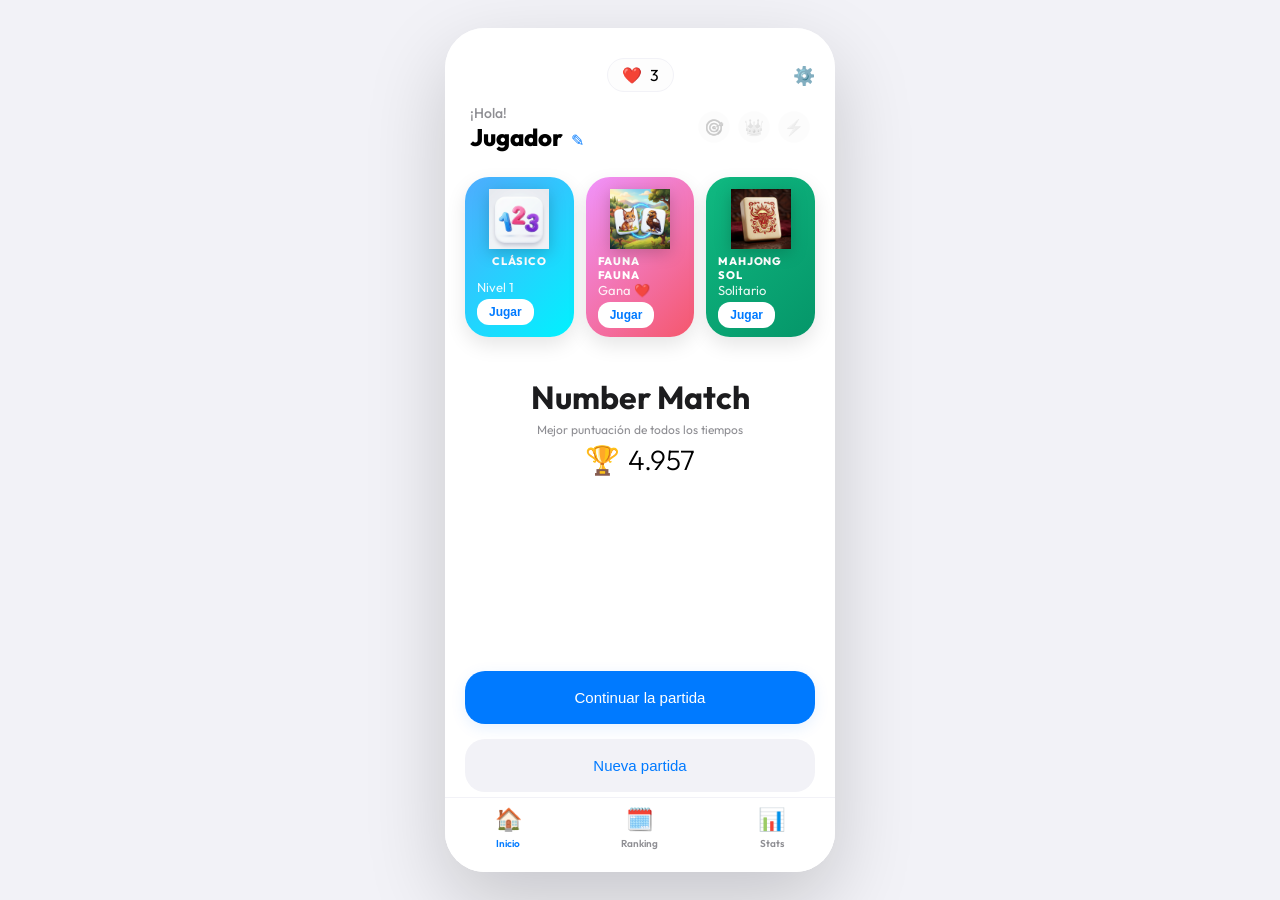
<file: index.html>
<!DOCTYPE html>
<html lang="es">

<head>
    <meta charset="UTF-8">
    <meta name="viewport" content="width=device-width, initial-scale=1.0, maximum-scale=1.0, user-scalable=no">
    <meta name="theme-color" content="#007aff">
    <meta name="apple-mobile-web-app-capable" content="yes">
    <meta name="apple-mobile-web-app-status-bar-style" content="black-translucent">
    <meta name="apple-mobile-web-app-title" content="Number Match">
    <title>Number Match - Premium</title>
    <link rel="manifest" href="manifest.json">
    <link rel="apple-touch-icon" href="icon-192.png">
    <link
        href="https://fonts.googleapis.com/css2?family=Outfit:wght@300;400;500;600;700;800;900&family=Cinzel:wght@400;700&family=Quicksand:wght@300;500;700&display=swap"
        rel="stylesheet">
    <link rel="stylesheet" href="style.css?v=48">
</head>

<body>
    <div class="app-container">

        <!-- START SCREEN -->
        <div id="home-screen" class="screen active home-screen">
            <nav class="top-nav" style="margin-bottom: 10px;">
                <div style="flex: 1;"></div>
                <div class="coin-pill">
                    <span class="coin-star">❤️</span>
                    <span id="home-coin-count">0</span>
                </div>
                <div style="flex: 1; display: flex; justify-content: flex-end;">
                    <button id="settings-btn-home" class="nav-btn-icon"><span class="gear-icon">⚙️</span></button>
                </div>
            </nav>

            <div class="user-header">
                <div class="user-info">
                    <span class="user-welcome">¡Hola!</span>
                    <div class="user-name-row">
                        <span id="display-name" class="user-name">Jugador</span>
                        <button id="edit-name-btn" class="edit-btn">✎</button>
                    </div>
                </div>
                <div id="achievements-mini" class="achievements-mini">
                    <!-- Logros se cargarán aquí -->
                </div>
            </div>

            <div class="cards-container">
                <!-- Replacement for Red Circles -->
                <!-- Card 1: Classic -->
                <div class="card card-blue">
                    <div class="card-content-main">
                        <img src="card_classic.png" class="card-img" alt="Números">
                        <p class="card-title">Clásico</p>
                    </div>
                    <div>
                        <p class="card-val">Nivel 1</p>
                        <button id="card-play-1" class="card-btn">Jugar</button>
                    </div>
                </div>
                <!-- Card 2: Onet -->
                <div class="card card-orange">
                    <div class="card-content-main">
                        <img src="card_onet.png" class="card-img" alt="Onet">
                        <p class="card-title">Fauna Fauna</p>
                    </div>
                    <div>
                        <p class="card-val">Gana ❤️</p>
                        <button id="card-play-2" class="card-btn">Jugar</button>
                    </div>
                </div>
                <!-- Card 3: Mahjong -->
                <div class="card" style="background: linear-gradient(135deg, #10b981 0%, #059669 100%); color: white;">
                    <div class="card-content-main">
                        <img src="card_mahjong.png" class="card-img" alt="Mahjong">
                        <p class="card-title">Mahjong Sol</p>
                    </div>
                    <div>
                        <p class="card-val">Solitario</p>
                        <button id="card-play-3" class="card-btn">Jugar</button>
                    </div>
                </div>
            </div>

            <div class="main-title-container">
                <h1 class="main-title">Number Match</h1>
                <p class="all-time-label">Mejor puntuación de todos los tiempos</p>
                <div class="main-hs">🏆 <span id="home-high-score">4.957</span></div>
            </div>

            <div class="home-buttons">
                <button id="btn-continue" class="btn-primary">Continuar la partida</button>
                <button id="btn-new-game" class="btn-secondary">Nueva partida</button>
            </div>

            <div class="bottom-nav">
                <a href="#" id="nav-home" class="tab-item active">
                    <span class="tab-icon">🏠</span>
                    <span class="tab-label">Inicio</span>
                </a>
                <a href="#" id="nav-ranking" class="tab-item">
                    <span class="tab-icon">🗓️</span>
                    <span class="tab-label">Ranking</span>
                </a>
                <a href="#" id="nav-stats" class="tab-item">
                    <span class="tab-icon">📊</span>
                    <span class="tab-label">Stats</span>
                </a>
            </div>
        </div>

        <!-- GAME SCREEN -->
        <div id="game-screen" class="screen">
            <nav class="top-nav">
                <button id="back-to-home" class="nav-btn-icon back-btn">
                    <span class="chevron-left"></span>
                </button>
                <div class="coin-pill">
                    <span class="coin-star">❤️</span>
                    <span id="game-coin-count">0</span>
                </div>
                <button id="settings-btn-game" class="nav-btn-icon settings-btn">
                    <span class="gear-icon">⚙️</span>
                </button>
            </nav>

            <div class="score-display">
                <span id="score">0</span>
            </div>

            <div class="meta-stats-row">
                <div class="stat-group fase-group">
                    <label>Fase</label>
                    <span id="fase" class="fase-val">1</span>
                </div>
                <div class="stat-group eliminated-group">
                    <label>Números eliminados</label>
                    <div class="eliminated-numbers">
                        <span>1</span><span>2</span><span>3</span><span>4</span><span>5</span><span>6</span><span>7</span><span>8</span><span>9</span>
                    </div>
                </div>
                <div class="stat-group today-group">
                    <label>Hoy</label>
                    <div class="high-score-today">
                        <span class="trophy-icon">🏆</span>
                        <span id="high-score" class="hs-val">0</span>
                    </div>
                </div>
            </div>

            <main class="grid-section" style="position: relative;">
                <div id="game-board" class="number-grid"></div>
                <div id="hint-overlay"></div>
            </main>

            <footer class="bottom-actions">
                <div class="action-wrapper">
                    <button id="add-btn" class="action-btn"><span class="plus-sign">+</span></button>
                    <div class="action-badge" id="add-count">5</div>
                </div>
                <div class="action-wrapper">
                    <button id="hint-btn" class="action-btn"><span class="hint-lamp">💡</span></button>
                    <div class="action-badge" id="hint-count">5</div>
                </div>
            </footer>
        </div>

        <!-- RANKING SCREEN -->
        <div id="ranking-screen" class="screen ranking-screen" style="padding: 16px 16px 0;">
            <nav class="top-nav" style="margin-bottom: 8px;">
                <button id="back-to-home-ranking" class="nav-btn-icon">
                    <span class="chevron-left"></span>
                </button>
                <h2 style="font-size: 18px; font-weight: 700;">Mejores Partidas</h2>
                <div style="width: 20px;"></div>
            </nav>

            <!-- PODIUM TOP 3 -->
            <div id="podium-section" class="podium-section">
                <!-- Injected by JS -->
            </div>

            <!-- COMPACT LIST (positions 4+) -->
            <div id="ranking-compact-list" class="ranking-compact-list">
                <!-- Injected by JS -->
            </div>
        </div>

        <!-- STATS SCREEN -->
        <div id="stats-screen" class="screen">
            <nav class="top-nav">
                <button id="back-to-home-stats" class="nav-btn-icon">
                    <span class="chevron-left"></span>
                </button>
                <h2 style="font-size: 18px; font-weight: 800;">Estadísticas</h2>
                <div style="width: 20px;"></div>
            </nav>
            <div id="stats-container" class="stats-container">
                <div class="stat-card">
                    <span class="stat-label">Partidas Ganadas</span>
                    <span id="stats-won" class="stat-value">0</span>
                </div>
                <div class="stat-card">
                    <span class="stat-label">Partidas Perdidas</span>
                    <span id="stats-lost" class="stat-value">0</span>
                </div>
                <div class="stat-card">
                    <span class="stat-label">Parejas Encontradas</span>
                    <span id="stats-matches" class="stat-value">0</span>
                </div>
                <div class="stat-card">
                    <span class="stat-label">Líneas Eliminadas</span>
                    <span id="stats-lines" class="stat-value">0</span>
                </div>
                <div class="stat-card">
                    <span class="stat-label">Pistas Usadas 💡</span>
                    <span id="stats-hints" class="stat-value">0</span>
                </div>
                <div class="stat-card">
                    <span class="stat-label">Números Añadidos ➕</span>
                    <span id="stats-adds" class="stat-value">0</span>
                </div>
                <div class="stat-card highlight">
                    <span class="stat-label">Fase Máxima Alcanzada</span>
                    <span id="stats-max-fase" class="stat-value">1</span>
                </div>
                <div class="stat-card highlight">
                    <span class="stat-label">Puntos Totales (Vida)</span>
                    <span id="stats-total-points" class="stat-value">0</span>
                </div>
                <!-- Gráfica eliminada -->
                <div class="stat-card">
                    <span class="stat-label">Tiempo Hoy 🕒</span>
                    <span id="stats-time-today" class="stat-value">0m</span>
                </div>
                <div class="stat-card">
                    <span class="stat-label">Tiempo Semana</span>
                    <span id="stats-time-week" class="stat-value">0m</span>
                </div>
                <div class="stat-card">
                    <span class="stat-label">Tiempo Total</span>
                    <span id="stats-time-total" class="stat-value">0m</span>
                </div>
                <div class="stat-card">
                    <span class="stat-label">Racha Días 🔥</span>
                    <span id="stats-streak" class="stat-value">0</span>
                </div>
                <div class="stat-card whole-row highlight">
                    <span class="stat-label">Récord en despejar tablero</span>
                    <span id="stats-best-time" class="stat-value">--:--</span>
                </div>
            </div>
        </div>

        <!-- OVERLAYS -->
        <div id="game-over-overlay" class="overlay">
            <h2>FIN DE PARTIDA</h2>
            <p>No quedan movimientos posibles.</p>
            <h3 id="final-score" style="font-size: 40px; margin-bottom: 20px;">0</h3>
            <button id="go-new-game" class="btn-primary" style="width: 100%;">Nueva Partida</button>
            <button id="go-home" class="btn-secondary" style="width: 100%; margin-top: 10px;">Volver al Inicio</button>
        </div>
        <div id="toast-container"></div>


        <div id="modal-confirm" class="modal-overlay">
            <div class="modal-content">
                <h3 class="modal-title" id="modal-title">¿Nueva Partida?</h3>
                <p class="modal-text" id="modal-text">¿Seguro que quieres abandonar la partida actual y empezar una
                    nueva?</p>
                <div class="modal-btns">
                    <button class="modal-btn confirm" id="modal-confirm-btn">Confirmar</button>
                    <button class="modal-btn cancel" id="modal-cancel-btn">Cancelar</button>
                </div>
            </div>
        </div>

        <!-- ONET MINIGAME SCREEN -->
        <div id="onet-screen" class="screen onet-screen">
            <div id="onet-start-overlay" class="onet-overlay active" style="flex-direction: column;">
                <div class="onet-modal animate-pop">
                    <h2>Onet Connect</h2>
                    <p>Selecciona tu reto:</p>
                    <div class="onet-difficulty-options">
                        <button class="diff-btn" data-time="90" data-lives="1">
                            <span class="diff-time">1:30</span>
                            <span class="diff-reward">❤️ x1</span>
                        </button>
                        <button class="diff-btn" data-time="60" data-lives="2">
                            <span class="diff-time">1:00</span>
                            <span class="diff-reward">❤️ x2</span>
                        </button>
                    </div>
                    <button id="onet-show-help" class="btn-secondary" style="margin-top: 15px; width: 100%;">¿Cómo
                        jugar?</button>
                    <button id="onet-quit-btn" class="btn-secondary" style="margin-top: 10px; width: 100%;">Volver al
                        Inicio</button>
                </div>
            </div>
            <div class="onet-header">
                <div class="timer-container">
                    <div id="onet-timer-bar" class="timer-bar"></div>
                </div>
                <div class="onet-stats">
                    <span id="onet-pairs-count">0/15</span>
                    <span>Parejas</span>
                </div>
                <button id="onet-help-btn" class="onet-help-trigger">❓</button>
            </div>
            <div class="onet-board-container">
                <div id="onet-board" class="onet-grid"></div>
                <canvas id="onet-canvas"></canvas>
            </div>
            <div class="onet-footer">
                <button id="onet-hint-btn" class="btn-primary">💡 Pista</button>
            </div>

            <div id="onet-result-overlay" class="onet-overlay">
                <div class="onet-modal">
                    <h2 id="onet-result-title">¡Victoria!</h2>
                    <p id="onet-result-text">Has ganado 1 Vida ❤️</p>
                    <button id="onet-close-btn" class="btn-primary">Volver al Inicio</button>
                </div>
            </div>
        </div>

        <!-- ONET INSTRUCTIONS MODAL -->
        <div id="onet-help-modal" class="overlay">
            <div class="onet-help-content animate-pop">
                <h3>Cómo Jugar Onet</h3>
                <p>1. Conecta parejas de figuras iguales.</p>
                <p>2. El camino no puede tener más de 2 giros de 90°.</p>
                <p>3. Despeja todo el tablero antes de que acabe el tiempo.</p>
                <p>4. ¡Gana una Vida extra ❤️ si lo logras!</p>
                <button id="onet-help-close" class="btn-primary" style="margin-top: 20px;">¡Entendido!</button>
            </div>
        </div>

        <!-- Mystic Mahjong Screen -->
        <div id="mahjong-screen" class="screen mahjong-screen bg-celestial">
            <header class="mj-mystic-header">
                <div class="header-back-area">
                    <button class="nav-btn-icon back-btn" id="mahjong-quit-btn">
                        <span class="chevron-left"></span>
                    </button>
                </div>
                <div class="header-stats-item">
                    <span class="stats-label text-teal">PUNTUACIÓN</span>
                    <span id="mj-score" class="stats-value text-amber title-font">0</span>
                </div>
                <div class="header-stats-item" style="text-align: center;">
                    <span class="stats-label text-teal">NIVEL</span>
                    <span class="stats-value title-font">1 - Éter</span>
                </div>
                <div class="header-stats-item" style="text-align: right;">
                    <span class="stats-label text-teal">TIEMPO</span>
                    <span id="mj-timer" class="stats-value title-font tabular-nums">00:00</span>
                </div>
            </header>

            <main class="mahjong-board-container" id="mahjong-container">
                <!-- Slot Bar for Match-2 -->
                <div id="mj-slot-bar-container">
                    <div id="mj-slot-bar">
                        <div class="mj-slot" data-index="0"></div>
                        <div class="mj-slot" data-index="1"></div>
                        <div class="mj-slot" data-index="2"></div>
                        <div class="mj-slot" data-index="3"></div>
                    </div>
                </div>
                <!-- Rendered via JS -->
            </main>

            <footer class="mj-mystic-footer">
                <div class="controls-wrapper">
                    <button class="control-btn circular hint"
                        onclick="if(window.GAME && window.GAME.mahjongController) window.GAME.mahjongController.hint()">
                        <span class="btn-badge" id="mj-hint-count">5</span>
                        <div class="btn-icon-circle">
                            <svg class="svg-teal" fill="none" stroke="currentColor" viewBox="0 0 24 24"
                                xmlns="http://www.w3.org/2000/svg">
                                <path
                                    d="M9.663 17h4.674a1 1 0 00.922-.617l2.108-4.742A4 4 0 105.196 9.5l2.357 4.636a1 1 0 00.91.864z"
                                    stroke-linecap="round" stroke-linejoin="round" stroke-width="2"></path>
                            </svg>
                        </div>
                        <span class="btn-label">Pistas</span>
                    </button>
                    <button class="control-btn circular shuffle main-action"
                        onclick="if(window.GAME && window.GAME.mahjongController) window.GAME.mahjongController.shuffle()">
                        <span class="btn-badge" id="mj-shuffle-count">3</span>
                        <div class="btn-icon-circle">
                            <svg class="svg-amber" fill="none" stroke="currentColor" viewBox="0 0 24 24"
                                xmlns="http://www.w3.org/2000/svg">
                                <path
                                    d="M4 4v5h.582m15.356 2A8.001 8.001 0 004.582 9m0 0H9m11 11v-5h-.581m0 0a8.003 8.003 0 01-15.357-2m15.357 2H15"
                                    stroke-linecap="round" stroke-linejoin="round" stroke-width="2"></path>
                            </svg>
                        </div>
                        <span class="btn-label">MEZCLAR</span>
                    </button>
                    <button class="control-btn circular undo"
                        onclick="if(window.GAME && window.GAME.mahjongController) window.GAME.mahjongController.undo()">
                        <div class="btn-icon-circle">
                            <svg class="svg-teal" fill="none" stroke="currentColor" viewBox="0 0 24 24"
                                xmlns="http://www.w3.org/2000/svg">
                                <path d="M3 10h10a8 8 0 018 8v2M3 10l6 6m-6-6l6-6" stroke-linecap="round"
                                    stroke-linejoin="round" stroke-width="2"></path>
                            </svg>
                        </div>
                        <span class="btn-label">Deshacer</span>
                    </button>
                </div>
            </footer>
        </div>
    </div>

    <script src="mahjong.js?v=75"></script>
    <script src="onet.js?v=61"></script>
    <script src="game.js?v=61"></script>
    <script>
        // Register Service Worker for PWA
        if ('serviceWorker' in navigator) {
            navigator.serviceWorker.register('./service-worker.js')
                .then((reg) => {
                    console.log('✅ Service Worker registrado:', reg.scope);
                })
                .catch((err) => {
                    console.error('❌ Error al registrar Service Worker:', err);
                });
        }
    </script>
</body>

</html>
</file>
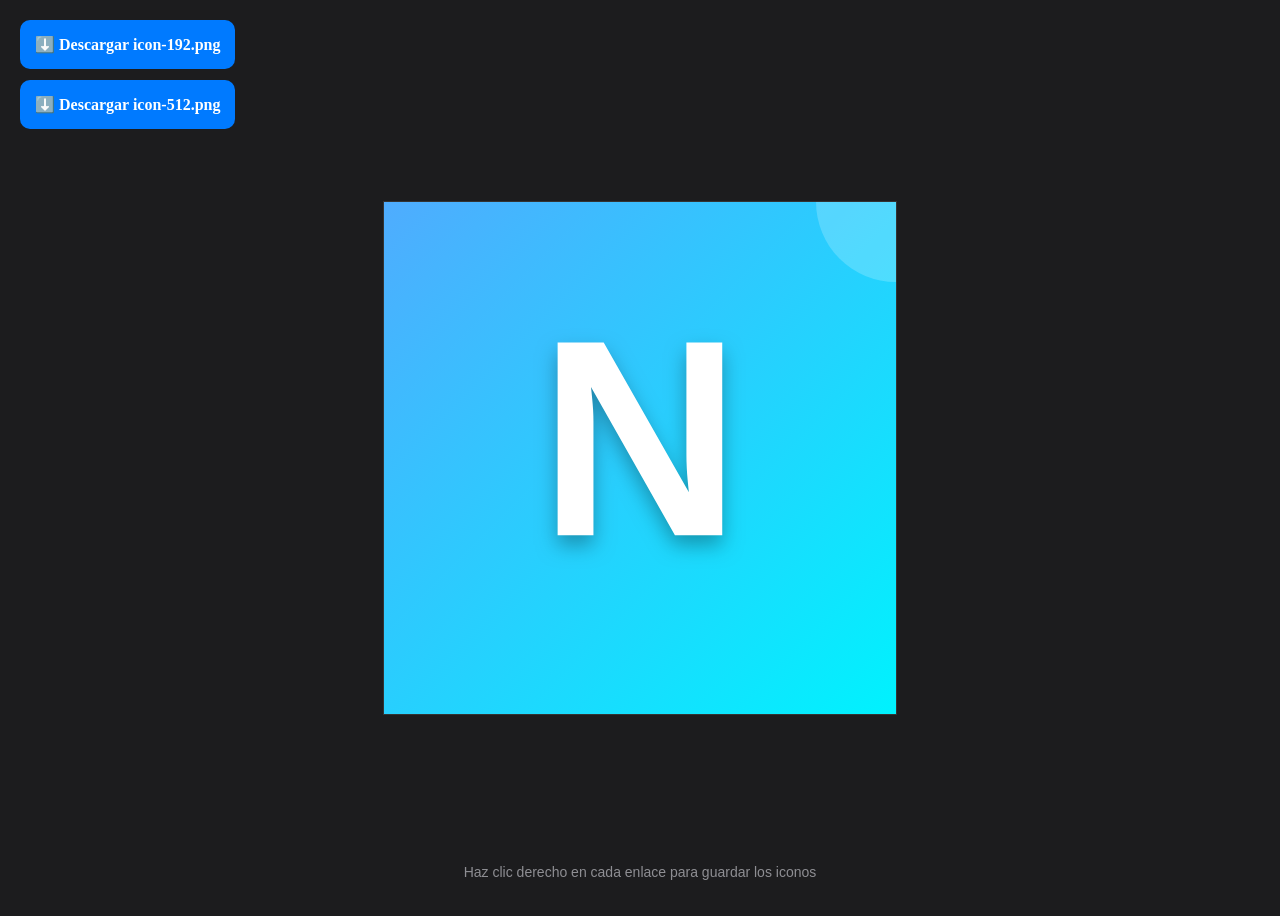
<file: generate-icons.html>
<!DOCTYPE html>
<html>
<head>
    <title>Generador de Iconos</title>
    <style>
        body { display: flex; justify-content: center; align-items: center; height: 100vh; background: #1c1c1e; font-family: Inter, sans-serif; }
        canvas { border: 1px solid #333; }
        .info { position: fixed; bottom: 20px; color: #8e8e93; font-size: 14px; }
    </style>
</head>
<body>
    <canvas id="canvas" width="512" height="512"></canvas>
    <div class="info">Haz clic derecho en cada enlace para guardar los iconos</div>
    <script>
        const canvas = document.getElementById('canvas');
        const ctx = canvas.getContext('2d');
        
        // Fondo gradiente
        const gradient = ctx.createLinearGradient(0, 0, 512, 512);
        gradient.addColorStop(0, '#4facfe');
        gradient.addColorStop(1, '#00f2fe');
        ctx.fillStyle = gradient;
        ctx.fillRect(0, 0, 512, 512);
        
        // Borde redondeado (simulado)
        ctx.fillStyle = 'rgba(255,255,255,0.2)';
        ctx.beginPath();
        ctx.arc(512, 0, 80, 0, Math.PI * 2);
        ctx.fill();
        
        // Texto "N"
        ctx.fillStyle = '#ffffff';
        ctx.font = 'bold 280px Inter, Arial';
        ctx.textAlign = 'center';
        ctx.textBaseline = 'middle';
        ctx.shadowColor = 'rgba(0,0,0,0.3)';
        ctx.shadowBlur = 20;
        ctx.shadowOffsetY = 10;
        ctx.fillText('N', 256, 256);
        
        // Generar links de descarga
        setTimeout(() => {
            const link192 = document.createElement('a');
            link192.href = canvas.toDataURL('image/png');
            link192.download = 'icon-192.png';
            link192.style.cssText = 'position:fixed;top:20px;left:20px;padding:15px;background:#007aff;color:white;text-decoration:none;border-radius:10px;font-family:Inter;font-weight:600;';
            link192.innerText = '⬇️ Descargar icon-192.png';
            document.body.appendChild(link192);
            
            const link512 = link192.cloneNode(true);
            link512.href = canvas.toDataURL('image/png');
            link512.download = 'icon-512.png';
            link512.innerText = '⬇️ Descargar icon-512.png';
            link512.style.top = '80px';
            document.body.appendChild(link512);
        }, 500);
    </script>
</body>
</html>
</file>
<file: style.css>
:root {
    --bg-app: #ffffff;
    --text-primary: #000000;
    --text-label: #8e8e93;
    --blue-primary: #007aff;
    --blue-bg-light: #f1f6ff;
    --border-grid: #e5e5ea;
    --grid-cell-size: 38px;
}

* {
    box-sizing: border-box;
    margin: 0;
    padding: 0;
}

body {
    background-color: #f2f2f7;
    font-family: 'Outfit', -apple-system, sans-serif;
    display: flex;
    justify-content: center;
    align-items: center;
    min-height: 100dvh;
    height: 100%;
    margin: 0;
    padding: 0;
}

.app-container {
    background: var(--bg-app);
    width: 100%;
    height: 100dvh;
    border-radius: 0;
    box-shadow: none;
    display: flex;
    flex-direction: column;
    position: relative;
    overflow: hidden;
}

/* En pantallas grandes (escritorio) mostrar como maqueta centrada */
@media (min-width: 500px) {
    body {
        background-color: #f2f2f7;
        align-items: center;
    }

    .app-container {
        width: 390px;
        height: 844px;
        max-height: 95dvh;
        border-radius: 40px;
        box-shadow: 0 30px 80px rgba(0, 0, 0, 0.18);
    }
}

/* Screen Management — posición absoluta para solapamiento perfecto */
.screen {
    position: absolute;
    inset: 0;
    width: 100%;
    height: 100%;
    display: none;
    flex-direction: column;
    padding: 20px;
    overflow: hidden;
    background: var(--bg-app);
}

.screen.active {
    display: flex;
}

#game-screen {
    padding: 15px 12px;
    /* Reducimos padding lateral para ganar ancho de rejilla */
}

/* Home Screen Styles */
.user-header {
    display: flex;
    justify-content: space-between;
    align-items: center;
    margin-bottom: 25px;
    padding: 0 5px;
}

.user-welcome {
    font-size: 14px;
    color: var(--text-label);
    font-weight: 500;
}

.user-name {
    font-size: 24px;
    font-weight: 800;
    color: var(--text-primary);
}

.edit-btn {
    background: none;
    border: none;
    color: var(--blue-primary);
    cursor: pointer;
    font-size: 16px;
    margin-left: 5px;
    pointer-events: auto;
}

.achievements-mini {
    display: flex;
    gap: 8px;
}

.achievement-icon {
    width: 32px;
    height: 32px;
    background: rgba(0, 0, 0, 0.04);
    border-radius: 50%;
    display: flex;
    justify-content: center;
    align-items: center;
    font-size: 16px;
    opacity: 0.3;
    filter: grayscale(1);
    transition: all 0.5s cubic-bezier(0.175, 0.885, 0.32, 1.275);
}

.achievement-icon.active {
    opacity: 1;
    filter: grayscale(0);
    background: white;
    box-shadow: 0 4px 10px rgba(0, 0, 0, 0.1);
    transform: scale(1.1);
}

.home-screen {
    padding: 30px 20px 20px;
}

.cards-container {
    display: flex;
    gap: 12px;
    margin-bottom: 40px;
}

.card {
    flex: 1;
    height: 160px;
    border-radius: 24px;
    padding: 12px;
    display: flex;
    flex-direction: column;
    justify-content: space-between;
    color: white;
    position: relative;
    overflow: hidden;
    box-shadow: 0 8px 20px rgba(0, 0, 0, 0.1);
}

.card-blue {
    background: linear-gradient(135deg, #4facfe 0%, #00f2fe 100%);
}

.card-orange {
    background: linear-gradient(135deg, #f093fb 0%, #f5576c 100%);
}

.card-content-main {
    display: flex;
    flex-direction: column;
    align-items: center;
    gap: 5px;
}

.card-img {
    width: 60px;
    height: 60px;
    object-fit: contain;
    filter: drop-shadow(0 4px 8px rgba(0, 0, 0, 0.2));
}

.card-title {
    font-size: 11px;
    font-weight: 800;
    text-transform: uppercase;
    letter-spacing: 0.8px;
}

.card-val {
    font-size: 13px;
    font-weight: 400;
    opacity: 0.9;
    margin-bottom: 4px;
}

.card-btn {
    background: white;
    color: var(--blue-primary);
    border: none;
    padding: 6px 12px;
    border-radius: 12px;
    font-size: 12px;
    font-weight: 600;
    width: fit-content;
}

.main-title-container {
    text-align: center;
    margin-bottom: 30px;
}

.main-title {
    font-size: 32px;
    font-weight: 700;
    color: #1c1c1e;
    margin-bottom: 5px;
}

.all-time-label {
    font-size: 12px;
    color: var(--text-label);
    font-weight: 400;
}

.main-hs {
    font-size: 28px;
    font-weight: 300;
    display: flex;
    align-items: center;
    justify-content: center;
    gap: 8px;
    margin-top: 5px;
}

.home-buttons {
    display: flex;
    flex-direction: column;
    gap: 15px;
    margin-top: auto;
    margin-bottom: 60px;
}

.btn-primary {
    background: var(--blue-primary);
    color: white;
    border: none;
    padding: 18px;
    border-radius: 20px;
    font-size: 15px;
    font-weight: 500;
    cursor: pointer;
    box-shadow: 0 4px 15px rgba(0, 122, 255, 0.1);
    pointer-events: auto;
}

.btn-secondary {
    background: #f2f2f7;
    color: var(--blue-primary);
    border: none;
    padding: 18px;
    border-radius: 20px;
    font-size: 15px;
    font-weight: 500;
    cursor: pointer;
    pointer-events: auto;
}

/* Bottom Nav Bar */
.bottom-nav {
    position: absolute;
    bottom: 0;
    left: 0;
    width: 100%;
    height: 75px;
    background: white;
    border-top: 1px solid #f2f2f7;
    display: flex;
    justify-content: space-around;
    align-items: center;
    padding-bottom: 15px;
}

.tab-item {
    display: flex;
    flex-direction: column;
    align-items: center;
    gap: 4px;
    color: var(--text-label);
    cursor: pointer;
    text-decoration: none;
}

.tab-item.active {
    color: var(--blue-primary);
}

.tab-icon {
    font-size: 22px;
}

.tab-label {
    font-size: 10px;
    font-weight: 600;
}

/* Game Screen Styles (from existing) */
.top-nav {
    display: flex;
    justify-content: space-between;
    align-items: center;
    margin-bottom: 4px;
}

.nav-btn-icon {
    background: transparent;
    border: none;
    font-size: 20px;
    color: var(--blue-primary);
    cursor: pointer;
}

.chevron-left::before {
    content: '<';
    font-weight: 300;
}

.gear-icon {
    font-size: 18px;
}

.coin-pill {
    background: #fdfdfd;
    border: 1px solid #f2f2f7;
    padding: 6px 14px;
    border-radius: 20px;
    display: flex;
    align-items: center;
    gap: 8px;
}

.score-display {
    text-align: center;
    margin-bottom: 4px;
    display: flex;
    justify-content: center;
}

#score {
    font-size: 38px;
    font-weight: 300;
    display: inline-block;
    transition: color 0.2s;
    letter-spacing: -1.5px;
    margin-top: 2px;
}

.meta-stats-row {
    display: flex;
    justify-content: space-between;
    align-items: center;
    margin-bottom: 2px;
    padding: 0 10px;
}

.stat-group {
    display: flex;
    flex-direction: column;
    align-items: center;
}

.stat-group.fase-group {
    align-items: flex-start;
}

.stat-group.today-group {
    align-items: flex-end;
}

.stat-group label {
    font-size: 10px;
    color: var(--text-label);
    margin-bottom: 4px;
    font-weight: 500;
}

.fase-val,
.hs-val {
    font-weight: 400;
    font-size: 13px;
}

.eliminated-numbers {
    display: flex;
    gap: 5px;
    font-size: 13px;
    font-weight: 400;
}

.eliminated-numbers span {
    transition: opacity 0.3s;
}

.high-score-today {
    display: flex;
    align-items: center;
    gap: 2px;
}

.trophy-icon {
    font-size: 11px;
}

.grid-section {
    flex: 1;
    overflow-y: auto;
    overflow-x: hidden;
    margin-top: 5px;
    position: relative;
}

#game-board {
    display: grid;
    grid-template-columns: repeat(9, 1fr);
    gap: 0;
    width: 100%;
    position: relative;
    user-select: none;
    -webkit-tap-highlight-color: transparent;
    /* Evita que la rejilla se ponga azul en movil */
}

.grid-cell {
    aspect-ratio: 1/1;
    display: flex;
    justify-content: center;
    align-items: center;
    font-size: clamp(20px, 7vw, 28px);
    font-weight: 600;
    border: 0.1px solid rgba(0, 0, 0, 0.05);
    color: var(--text-primary);
    transition: all 0.3s cubic-bezier(0.175, 0.885, 0.32, 1.275);
    letter-spacing: -0.5px;
    overflow: hidden;
    min-width: 0;
    -webkit-tap-highlight-color: transparent;
    user-select: none;
    cursor: pointer;
    position: relative;
}

.grid-cell.selected {
    transform: scale(1.1) translateY(-10px);
    background: white;
    box-shadow: 0 20px 40px rgba(0, 122, 255, 0.6), 0 0 0 2px var(--blue-primary);
    z-index: 50;
    color: var(--blue-primary) !important;
    border-radius: 12px;
}

.cell-eliminated {
    color: transparent !important;
    pointer-events: none;
    background: transparent !important;
}

.hint-cell-highlight {
    background: rgba(0, 122, 255, 0.15) !important;
    border-radius: 4px;
    z-index: 10;
}

.bottom-actions {
    display: flex;
    justify-content: center;
    gap: 30px;
    padding: 2px 0 8px;
    background: #ffffff;
    position: relative;
    z-index: 200;
    /* Asegurar que está por encima de la rejilla y overlays de juego */
}

.action-wrapper {
    position: relative;
}

.action-btn {
    width: 60px;
    height: 60px;
    border-radius: 100%;
    background: var(--blue-bg-light);
    border: none;
    display: flex;
    justify-content: center;
    align-items: center;
    cursor: pointer;
    box-shadow: 0 4px 12px rgba(0, 0, 0, 0.06);
    pointer-events: auto;
    /* Forzar interactividad */
    -webkit-tap-highlight-color: rgba(0, 0, 0, 0.1);
}

.action-btn span {
    font-size: 24px;
    font-weight: 400;
    line-height: 1;
}

.action-badge {
    position: absolute;
    top: -2px;
    right: -2px;
    background: var(--blue-primary);
    color: white;
    font-size: 10px;
    width: 18px;
    height: 18px;
    border-radius: 100%;
    display: flex;
    justify-content: center;
    align-items: center;
    border: 2px solid white;
    font-weight: 800;
}

/* Ranking Screen — Podium Design */
.ranking-screen {
    flex-direction: column;
    background: linear-gradient(160deg, #1a1a2e 0%, #16213e 60%, #0f3460 100%);
    color: white;
    overflow: hidden;
}

.ranking-screen .top-nav .nav-btn-icon {
    color: rgba(255, 255, 255, 0.7);
}

.ranking-screen .top-nav h2 {
    color: white;
}

/* Podium (top 3) */
.podium-section {
    display: flex;
    justify-content: center;
    align-items: flex-end;
    gap: 8px;
    padding: 10px 8px 0;
    flex-shrink: 0;
}

.podium-player {
    display: flex;
    flex-direction: column;
    align-items: center;
    flex: 1;
}

.podium-avatar {
    width: 44px;
    height: 44px;
    border-radius: 50%;
    display: flex;
    justify-content: center;
    align-items: center;
    font-size: 22px;
    margin-bottom: 6px;
    border: 3px solid transparent;
}

.podium-player.first .podium-avatar {
    background: rgba(255, 215, 0, 0.15);
    border-color: #FFD700;
}

.podium-player.second .podium-avatar {
    background: rgba(192, 192, 192, 0.15);
    border-color: #C0C0C0;
}

.podium-player.third .podium-avatar {
    background: rgba(205, 127, 50, 0.15);
    border-color: #CD7F32;
}

.podium-score {
    font-size: 15px;
    font-weight: 600;
    color: #fff;
    margin-bottom: 2px;
}

.podium-date {
    font-size: 10px;
    color: rgba(255, 255, 255, 0.5);
    margin-bottom: 6px;
}

.podium-bar {
    width: 100%;
    border-radius: 10px 10px 0 0;
    display: flex;
    justify-content: center;
    align-items: center;
    padding-top: 8px;
}

.podium-player.first .podium-bar {
    height: 85px;
    background: linear-gradient(180deg, #FFD700, #FFA500);
}

.podium-player.second .podium-bar {
    height: 62px;
    background: linear-gradient(180deg, #A8A8A8, #707070);
}

.podium-player.third .podium-bar {
    height: 48px;
    background: linear-gradient(180deg, #CD7F32, #8B4513);
}

.podium-rank {
    font-size: 22px;
    margin-bottom: 4px;
}

/* Empty podium slot */
.podium-empty .podium-avatar {
    background: rgba(255, 255, 255, 0.05);
    border-color: rgba(255, 255, 255, 0.15);
}

.podium-empty .podium-bar {
    background: rgba(255, 255, 255, 0.07);
}

/* Compact list (positions 4+) */
.ranking-compact-list {
    flex: 1;
    overflow-y: auto;
    margin-top: 10px;
    background: rgba(255, 255, 255, 0.06);
    border-radius: 16px 16px 0 0;
    padding: 6px 0 10px;
}

.compact-row {
    display: flex;
    align-items: center;
    padding: 10px 16px;
    gap: 12px;
    border-bottom: 1px solid rgba(255, 255, 255, 0.06);
}

.compact-row:last-child {
    border-bottom: none;
}

.compact-pos {
    font-size: 13px;
    font-weight: 600;
    color: rgba(255, 255, 255, 0.45);
    width: 22px;
    text-align: center;
    flex-shrink: 0;
}

.compact-icon {
    font-size: 20px;
    flex-shrink: 0;
}

.compact-info {
    flex: 1;
}

.compact-score {
    font-size: 15px;
    font-weight: 600;
    color: white;
}

.compact-date {
    font-size: 11px;
    color: rgba(255, 255, 255, 0.45);
}

.compact-empty {
    text-align: center;
    color: rgba(255, 255, 255, 0.3);
    padding: 20px;
    font-size: 13px;
}


/* Stats Screen */
.stats-container {
    flex: 1;
    overflow-y: auto;
    padding: 8px;
    display: grid;
    grid-template-columns: 1fr 1fr;
    gap: 8px;
}

.stat-card {
    background: white;
    border-radius: 12px;
    padding: 10px 12px;
    display: flex;
    flex-direction: column;
    gap: 2px;
    box-shadow: 0 2px 8px rgba(0, 0, 0, 0.05);
}

.stat-card.highlight {
    background: var(--blue-bg-light);
    border: 1px solid rgba(0, 122, 255, 0.1);
}

.stat-card.whole-row {
    grid-column: span 2;
}

.stat-label {
    font-size: 10px;
    color: var(--text-label);
    font-weight: 600;
    text-transform: uppercase;
}

.stat-value {
    font-size: 16px;
    font-weight: 500;
    color: var(--text-primary);
}

.stat-card.highlight .stat-value {
    color: var(--blue-primary);
}

/* Particle Styles */
.particle {
    position: absolute;
    width: 8px;
    height: 8px;
    border-radius: 2px;
    pointer-events: none;
    z-index: 10000;
}

/* Estilos de tiempo eliminados */

/* Overlays */
.overlay {
    position: absolute;
    top: 0;
    left: 0;
    width: 100%;
    height: 100%;
    background: rgba(255, 255, 255, 0.95);
    display: none;
    flex-direction: column;
    justify-content: center;
    align-items: center;
    z-index: 100;
    padding: 30px;
    text-align: center;
}

.overlay.active {
    display: flex;
}

.overlay h2 {
    font-size: 28px;
    font-weight: 900;
    margin-bottom: 10px;
}

.overlay p {
    color: var(--text-label);
    margin-bottom: 30px;
}

#hint-overlay {
    position: absolute;
    top: 0;
    left: 0;
    width: 100%;
    height: 100%;
    pointer-events: none;
    z-index: 50;
    display: none;
}

#hint-overlay.active {
    display: block;
}

.hint-bridge {
    position: absolute;
    height: 16px;
    /* Stripe thickness */
    background: rgba(0, 122, 255, 0.35);
    pointer-events: none;
    z-index: 45;
    border-radius: 8px;
    transform-origin: center left;
    margin-top: -8px;
    /* Offset half height to center vertically */
}

/* Custom Modal Confirmation */
.modal-overlay {
    position: fixed;
    top: 0;
    left: 0;
    width: 100%;
    height: 100%;
    background: rgba(0, 0, 0, 0.4);
    backdrop-filter: blur(8px);
    display: none;
    justify-content: center;
    align-items: center;
    z-index: 1000000;
}

.modal-overlay.active {
    display: flex;
}

.modal-content {
    background: white;
    width: 85%;
    max-width: 320px;
    padding: 20px;
    border-radius: 24px;
    text-align: center;
    box-shadow: 0 20px 60px rgba(0, 0, 0, 0.2);
    animation: modalPop 0.4s cubic-bezier(0.175, 0.885, 0.32, 1.275);
}

@keyframes modalPop {
    from {
        transform: scale(0.8);
        opacity: 0;
    }

    to {
        transform: scale(1);
        opacity: 1;
    }
}

.modal-title {
    font-size: 18px;
    font-weight: 600;
    margin-bottom: 12px;
    color: #000;
}

.modal-text {
    font-size: 14px;
    color: #8e8e93;
    margin-bottom: 25px;
    line-height: 1.4;
}

.modal-btns {
    display: flex;
    flex-direction: column;
    gap: 10px;
}

.modal-btn {
    padding: 14px;
    border-radius: 15px;
    border: none;
    font-size: 16px;
    font-weight: 600;
    cursor: pointer;
}

.modal-btn.confirm {
    background: #ff3b30;
    color: white;
}

.modal-btn.cancel {
    background: #f2f2f7;
    color: #000;
}

/* Floating Score Label */
.floating-score {
    position: fixed;
    color: var(--blue-primary);
    font-weight: 800;
    font-size: 24px;
    pointer-events: none;
    z-index: 1000;
    transition: all 1.2s cubic-bezier(0.19, 1, 0.22, 1);
    /* Mas lento 1.2s */
    text-shadow: 0 0 10px white;
}

/* Score Impact Feedback */
.score-impact {
    animation: impact-shake 0.3s ease-out;
}

@keyframes impact-shake {
    0% {
        transform: scale(1);
    }

    50% {
        transform: scale(1.3);
        color: var(--blue-primary);
    }

    100% {
        transform: scale(1);
    }
}

/* Toast / Popups Styles — Ahora absoluto para centrarse respecto a la App y no la ventana */
#toast-container {
    position: absolute;
    top: 50%;
    left: 50%;
    transform: translate(-50%, -50%);
    z-index: 10000;
    pointer-events: none;
    width: 75%;
    display: none;
}

.toast {
    background: rgba(255, 255, 255, 0.98);
    backdrop-filter: blur(15px);
    color: #1c1c1e;
    padding: 16px 20px;
    border-radius: 20px;
    font-weight: 700;
    font-size: 16px;
    box-shadow: 0 10px 30px rgba(0, 0, 0, 0.2);
    text-align: center;
    border: 1px solid rgba(0, 0, 0, 0.08);
    animation: toastPop 0.45s cubic-bezier(0.175, 0.885, 0.32, 1.275) forwards;
    line-height: 1.4;
}

@keyframes toastPop {
    0% {
        transform: scale(0.5);
        opacity: 0;
    }

    100% {
        transform: scale(1);
        opacity: 1;
    }
}

.toast.out {
    animation: toastOut 0.3s ease-in forwards;
}

@keyframes toastOut {
    0% {
        transform: scale(1);
        opacity: 1;
    }

    100% {
        transform: scale(0.8);
        opacity: 0;
    }
}

@keyframes pop-in {
    0% {
        transform: scale(0);
        opacity: 0;
    }

    50% {
        transform: scale(1.3);
        opacity: 1;
    }

    100% {
        transform: scale(1);
        opacity: 1;
    }
}

.animate-pop {
    animation: pop-in 0.3s cubic-bezier(0.175, 0.885, 0.32, 1.275) forwards;
}

/* ONET MINIGAME STYLES */
.onet-screen {
    background: rgba(255, 255, 255, 0.9);
    backdrop-filter: blur(25px);
    -webkit-backdrop-filter: blur(25px);
    display: none;
    flex-direction: column;
    padding: 16px;
    z-index: 500;
    position: fixed;
    top: 0;
    left: 0;
    width: 100%;
    height: 100%;
}

.onet-screen.active {
    display: flex;
}

.onet-header {
    margin-bottom: 15px;
    padding-top: 10px;
}

.timer-container {
    width: 100%;
    height: 10px;
    background: #e5e5ea;
    border-radius: 5px;
    overflow: hidden;
    margin-bottom: 12px;
    box-shadow: inset 0 2px 4px rgba(0, 0, 0, 0.1);
}

.timer-bar {
    width: 100%;
    height: 100%;
    background: linear-gradient(90deg, #ff2d55, #ff3b30);
    transition: width 0.1s linear;
}

.onet-stats {
    display: flex;
    justify-content: space-between;
    font-weight: 800;
    color: var(--text-primary);
    font-size: 16px;
    padding: 0 5px;
}

.onet-board-container {
    flex: 1;
    position: relative;
    display: flex;
    justify-content: center;
    align-items: center;
    min-height: 0;
}

.onet-grid {
    display: grid;
    grid-template-columns: repeat(6, 1fr);
    grid-template-rows: repeat(10, 1fr);
    gap: 4px;
    width: 100%;
    height: 100%;
    max-width: 400px;
}

.onet-tile {
    background: white;
    border-radius: 8px;
    display: flex;
    justify-content: center;
    align-items: center;
    font-size: 20px;
    box-shadow: 0 4px 0 #d1d1d6, 0 8px 15px rgba(0, 0, 0, 0.05);
    cursor: pointer;
    transition: all 0.2s cubic-bezier(0.175, 0.885, 0.32, 1.275);
    user-select: none;
    -webkit-tap-highlight-color: transparent;
    border: 1px solid rgba(0, 0, 0, 0.03);
}

.onet-tile:active {
    transform: translateY(2px);
    box-shadow: 0 1px 0 #d1d1d6;
}

.onet-tile.selected {
    box-shadow: 0 0 0 3px var(--blue-primary), 0 8px 20px rgba(0, 122, 255, 0.2);
    transform: scale(1.08) translateY(-4px);
    z-index: 10;
}

.onet-tile.hidden {
    visibility: hidden;
    pointer-events: none;
    opacity: 0;
    transform: scale(0.5);
}

#onet-canvas {
    position: absolute;
    top: 0;
    left: 0;
    width: 100%;
    height: 100%;
    pointer-events: none;
    z-index: 5;
}

.onet-footer {
    padding: 15px 0 30px;
    display: flex;
    justify-content: center;
}

.action-btn-mini {
    background: var(--blue-primary);
    color: white;
    border: none;
    padding: 12px 28px;
    border-radius: 25px;
    font-weight: 800;
    font-size: 15px;
    box-shadow: 0 6px 15px rgba(0, 122, 255, 0.3);
    transition: all 0.2s;
}

.action-btn-mini:active {
    transform: scale(0.95);
    box-shadow: 0 2px 5px rgba(0, 122, 255, 0.2);
}

.onet-overlay {
    position: fixed;
    top: 0;
    left: 0;
    width: 100%;
    height: 100%;
    background: rgba(0, 0, 0, 0.5);
    backdrop-filter: blur(10px);
    -webkit-backdrop-filter: blur(10px);
    display: none;
    justify-content: center;
    align-items: center;
    z-index: 1000;
}

.onet-overlay.active {
    display: flex;
}

.onet-modal {
    background: white;
    padding: 30px;
    border-radius: 30px;
    text-align: center;
    width: 85%;
    max-width: 320px;
    box-shadow: 0 25px 50px rgba(0, 0, 0, 0.2);
    animation: modalPop 0.4s cubic-bezier(0.175, 0.885, 0.32, 1.275);
}

/* Onet Help */
.onet-help-trigger {
    background: rgba(0, 0, 0, 0.05);
    border: none;
    width: 32px;
    height: 32px;
    border-radius: 50%;
    display: flex;
    justify-content: center;
    align-items: center;
    font-size: 16px;
    cursor: pointer;
    transition: background 0.2s;
}

.onet-help-trigger:active {
    background: rgba(0, 0, 0, 0.1);
}

.onet-help-content {
    background: white;
    padding: 30px;
    border-radius: 30px;
    width: 85%;
    max-width: 340px;
    text-align: left;
    box-shadow: 0 25px 60px rgba(0, 0, 0, 0.3);
}

.onet-help-content h3 {
    font-size: 22px;
    margin-bottom: 20px;
    text-align: center;
    color: var(--blue-primary);
}

.onet-help-content p {
    margin-bottom: 12px;
    font-size: 14px;
    line-height: 1.5;
    color: var(--text-primary);
}

@keyframes modalPop {
    from {
        opacity: 0;
        transform: scale(0.8);
    }

    to {
        opacity: 1;
        transform: scale(1);
    }
}

.onet-difficulty-options {
    display: grid;
    grid-template-columns: 1fr 1fr;
    gap: 12px;
    margin-top: 20px;
}

.diff-btn {
    background: #f2f2f7;
    border: none;
    border-radius: 12px;
    padding: 16px 8px;
    display: flex;
    flex-direction: column;
    align-items: center;
    gap: 4px;
    cursor: pointer;
    transition: all 0.2s ease;
}

.diff-btn:hover,
.diff-btn:active {
    background: var(--blue-primary) !important;
    transform: translateY(-2px);
}

.diff-btn:hover span,
.diff-btn:active span {
    color: white !important;
}

.diff-time {
    font-size: 18px;
    font-weight: 800;
    color: var(--text-primary);
}

.diff-reward {
    font-size: 13px;
    font-weight: 600;
    color: #8e8e93;
}

/* Stitch Mahjong Integration - Mystic Edition */
.title-font {
    font-family: 'Cinzel', serif;
}

.text-teal {
    color: #2dd4bf;
}

.text-amber {
    color: #fbbf24;
}

.text-teal-light {
    color: #99f6e4;
}

.text-amber-light {
    color: #fde68a;
}

.bg-celestial {
    background: radial-gradient(circle at center, #1a3636 0%, #050b0b 100%);
    position: relative;
    overflow: hidden;
    height: 100%;
}

.bg-celestial::before {
    content: "";
    position: absolute;
    inset: 0;
    background-image: url(https://lh3.googleusercontent.com/aida-public/[base64]);
    background-size: cover;
    background-position: center;
    opacity: 0.1;
    filter: blur(4px);
    pointer-events: none;
    z-index: 0;
}

.mj-mystic-header {
    position: relative;
    z-index: 100;
    background: rgba(0, 0, 0, 0.85);
    backdrop-filter: blur(10px);
    -webkit-backdrop-filter: blur(10px);
    border-bottom: 2px solid rgba(45, 212, 191, 0.3);
    display: grid;
    grid-template-columns: 60px 1fr 1fr 1fr;
    align-items: center;
    padding: 0 16px;
    height: 46px;
    /* Reducido 1/3: de 70px a 46px */
    flex-shrink: 0;
}

.header-stats-item {
    display: flex;
    flex-direction: column;
}

.stats-label {
    font-size: 9px;
    letter-spacing: 0.1em;
    font-weight: 800;
    opacity: 0.8;
}

.stats-value {
    font-size: 14px;
    line-height: 1.2;
    font-weight: 700;
    color: white;
}

.mahjong-board-container {
    flex: 1;
    width: 100%;
    height: 100%;
    position: relative;
    overflow: hidden;
    display: flex;
    flex-direction: column;
    align-items: center;
    z-index: 50;
    background: transparent;
}

#mj-slot-bar-container {
    width: 100%;
    padding: 0;
    margin-bottom: 2px;
    display: flex;
    justify-content: center;
    z-index: 100;
}

#mj-slot-bar {
    background: #3e2723;
    /* Café Oscuro */
    padding: 6px;
    /* Reduced from 10px to save space */
    border-radius: 25px;
    /* Muy redondeado */
    display: flex;
    gap: 8px;
    box-shadow: inset 0 2px 10px rgba(0, 0, 0, 0.6), 0 5px 15px rgba(0, 0, 0, 0.3);
    border: 2px solid #5d4037;
    min-height: 60px;
}

.mj-slot {
    width: 44px;
    height: 58px;
    /* Reducido a aprox 1/3 de la altura conservando proporción */
    background: rgba(0, 0, 0, 0.4);
    border-radius: 8px;
    border: 1px dashed rgba(255, 255, 255, 0.1);
    display: flex;
    align-items: center;
    justify-content: center;
    position: relative;
    box-sizing: border-box;
}

/* Ficha inside slot - Estilo consistente con tablero */
.mahjong-tile.in-slot {
    position: relative !important;
    left: 0 !important;
    top: 0 !important;
    width: 44px !important;
    height: 58px !important;
    margin: 0 !important;
    transform: none !important;
    background: #27a243 !important;
    border-radius: 7px !important;
    box-shadow: 0 3px 5px rgba(0,0,0,0.4), inset 0 -3px 0 rgba(0,0,0,0.2) !important;
    border: none !important;
}

.mahjong-tile.in-slot .tile-face {
    position: absolute !important;
    inset: 2px 2px 6px 2px !important;
    background: #f7f2e4 !important;
    border-radius: 4px !important;
    border: 1px solid rgba(39, 162, 67, 0.3) !important;
    display: flex !important;
    align-items: center !important;
    justify-content: center !important;
}

/* Slots cleaned up */

.mj-mystic-footer {
    position: relative;
    z-index: 100;
    background: linear-gradient(to top, rgba(0, 0, 0, 0.9), transparent);
    padding: 5px 0 10px;
    /* Reduced drastically from 20px 0 30px */
}

.controls-wrapper {
    display: flex;
    justify-content: center;
    align-items: center;
    gap: 30px;
    width: 100%;
}

.control-btn.circular {
    position: relative;
    padding: 0;
    background: none;
    border: none;
    outline: none;
    cursor: pointer;
    display: flex;
    flex-direction: column;
    align-items: center;
    transition: transform 0.2s;
}

.control-btn.circular:active {
    transform: scale(0.9);
}

.btn-icon-circle {
    width: 50px;
    height: 50px;
    background: linear-gradient(180deg, #4ade80 0%, #166534 100%);
    border-radius: 50%;
    display: flex;
    align-items: center;
    justify-content: center;
    position: relative;
    box-shadow: 0 4px 0 #14532d, 0 8px 15px rgba(0, 0, 0, 0.3);
    border: 1px solid rgba(255, 255, 255, 0.2);
}

/* Glossy bubble effect */
.btn-icon-circle::before {
    content: '';
    position: absolute;
    top: 2px;
    left: 15%;
    width: 70%;
    height: 35%;
    background: linear-gradient(to bottom, rgba(255, 255, 255, 0.6), rgba(255, 255, 255, 0.1));
    border-radius: 50% 50% 20% 20%;
    pointer-events: none;
}

.control-btn.circular .btn-icon-circle {
    width: 32px;
    height: 32px;
    background: linear-gradient(135deg, #2b451d 0%, #15260e 100%);
    border: 2px solid #5ab040;
    border-radius: 50%;
    box-shadow: 0 4px 0 #0d1708, 0 6px 10px rgba(0, 0, 0, 0.5), inset 0px -4px 8px rgba(0, 0, 0, 0.5);
    /* Inner shadow for 3D */
    position: relative;
    overflow: hidden;
    /* For the glare before */
    display: flex;
    align-items: center;
    justify-content: center;
    margin-bottom: 2px;
}

.control-btn.circular.shuffle .btn-icon-circle {
    width: 24px;
    height: 24px;
    border-color: #fbbf24;
    background: linear-gradient(135deg, #78350f 0%, #451a03 100%);
    margin-top: -4px;
    border-radius: 50%;
}

.control-btn.circular svg {
    width: 10px;
    height: 10px;
    color: #5eead4;
}

.control-btn.circular.shuffle svg {
    width: 12px;
    height: 12px;
    color: #fde68a;
}

.btn-badge {
    position: absolute;
    top: -5px;
    /* Moved up to clear bubble */
    right: -2px;
    /* Placed top right of the whole button wrapper */
    background: #ef4444;
    color: white;
    font-size: 9px;
    font-weight: 800;
    width: 16px;
    height: 16px;
    border-radius: 50%;
    display: flex;
    align-items: center;
    justify-content: center;
    border: 1.5px solid #111827;
    z-index: 10;
}

.btn-label {
    color: white;
    font-size: 8px;
    /* Reduced to match smaller buttons */
    font-weight: 700;
    letter-spacing: 0.5px;
    text-transform: uppercase;
    margin-top: 4px;
}

/* Mahjong Tiles - Estilo Referencia: cara crema + cuerpo verde lateral 3D */
.mahjong-tile {
    position: absolute;
    width: 81px;
    height: 90px;
    /* Verde como cuerpo lateral 3D visible */
    background: #27a243 !important;
    border-radius: 10px;
    /* Sombra para profundidad y separación */
    box-shadow:
        0 5px 8px rgba(0, 0, 0, 0.45),
        inset 0 -4px 0 rgba(0, 0, 0, 0.25);
    transition: filter 0.15s, transform 0.15s;
    cursor: pointer;
    transform-origin: center bottom;
    border: none !important;
}

.mahjong-tile.blocked {
    filter: brightness(0.72);
    cursor: default;
}

/* Cara visible con icono */
.tile-face {
    position: absolute;
    /* Margen lateral fino (cuerpo verde) + más espacio abajo = efecto 3D */
    inset: 3px 3px 9px 3px;
    background: #f7f2e4 !important; /* Crema/blanca como en la imagen */
    border-radius: 6px;
    display: flex;
    align-items: center;
    justify-content: center;
    overflow: hidden;
    z-index: 2;
    /* Borde interior decorativo verde suave */
    border: 2px solid rgba(39, 162, 67, 0.35);
    /* Sombra interior para dar relieve */
    box-shadow:
        inset 0 1px 3px rgba(255,255,255,0.9),
        inset 0 -1px 2px rgba(0,0,0,0.1);
}

.tile-face img {
    width: 100%;
    height: 100%;
    object-fit: contain;
    display: block;
    padding: 6%; /* Pequeño margen para que respire el icono */
}

.mahjong-tile:not(.face-down) .tile-face::after,
.mahjong-tile:not(.face-down) .tile-face::before {
    display: none !important;
}

/* Ficha boca abajo: cara ocupa TODO el tile, sin margen ni fondo crema */
.mahjong-tile.face-down .tile-face {
    inset: 0 !important;
    background: transparent !important;
    border: none !important;
    box-shadow: none !important;
    border-radius: 10px !important;
}

/* Tile back for face-down mechanic - ORNATE GREEN REAR AS REQUESTED */
.mahjong-tile.face-down .tile-face::after {
    content: '';
    position: absolute;
    inset: 0;
    background-image: url("data:image/svg+xml,%3Csvg xmlns='http://www.w3.org/2000/svg' viewBox='0 0 81 90'%3E%3Cdefs%3E%3ClinearGradient id='bg' x1='0%25' y1='0%25' x2='100%25' y2='100%25'%3E%3Cstop offset='0%25' stop-color='%230ac336'/%3E%3Cstop offset='100%25' stop-color='%23019417'/%3E%3C/linearGradient%3E%3C/defs%3E%3Crect width='81' height='90' fill='url(%23bg)'/%3E%3Crect x='8' y='8' width='65' height='74' rx='10' fill='none' stroke='%238df5a0' stroke-width='1.5' opacity='0.8'/%3E%3Cpath d='M10 16 C14 16 16 14 16 10 M14 14 C18 18 14 20 12 18' fill='none' stroke='%238df5a0' stroke-width='1.5' opacity='0.8'/%3E%3Cpath d='M71 16 C67 16 65 14 65 10 M67 14 C63 18 67 20 69 18' fill='none' stroke='%238df5a0' stroke-width='1.5' opacity='0.8'/%3E%3Cpath d='M10 74 C14 74 16 76 16 80 M14 76 C18 72 14 70 12 72' fill='none' stroke='%238df5a0' stroke-width='1.5' opacity='0.8'/%3E%3Cpath d='M71 74 C67 74 65 76 65 80 M67 76 C63 72 67 70 69 72' fill='none' stroke='%238df5a0' stroke-width='1.5' opacity='0.8'/%3E%3C/svg%3E") !important;
    background-size: 100% 100% !important;
    background-position: center !important;
    z-index: 5;
    border-radius: 10px;
    opacity: 1 !important;
}

/* Removal of any stripes on face up tiles */
.mahjong-tile:not(.face-down) .tile-face,
.mahjong-tile:not(.face-down) .tile-face img {
    background-image: none !important;
    background: #ffffff !important;
}

.mahjong-tile.face-down .tile-face::before {
    display: none;
    /* No longer needed with full SVG */
}

.mahjong-tile.selected {
    transform: translateY(-5px);
    box-shadow: 0 0 15px rgba(251, 191, 36, 0.6), 0 5px 0 #4b5563;
    z-index: 1000 !important;
}

.mahjong-tile.selected .tile-face {
    border-color: #fbbf24;
    background: #fffbeb;
}

.mahjong-tile.removed {
    opacity: 0;
    pointer-events: none;
    transform: scale(1.5) rotate(15deg);
}

.layer-shadow {
    filter: drop-shadow(0 8px 12px rgba(0, 0, 0, 0.6));
}

@keyframes mj-shake {

    10%,
    90% {
        transform: translate3d(-1px, 0, 0);
    }

    20%,
    80% {
        transform: translate3d(2px, 0, 0);
    }

    30%,
    50%,
    70% {
        transform: translate3d(-2px, 0, 0);
    }

    40%,
    60% {
        transform: translate3d(2px, 0, 0);
    }
}

.mahjong-tile.shake {
    animation: mj-shake 0.3s cubic-bezier(.36, .07, .19, .97) both;
}

/* Background Static and Blurred - Fallback to gradient if image not found */
.mahjong-screen {
    background: radial-gradient(circle at center, #1b3d12 0%, #0d1a09 100%) no-repeat fixed;
    position: relative;
    overflow: hidden;
    padding: 0 !important;
}

/* Use the available background if possible, but keep fallback */
.mj-fullscreen .mahjong-screen {
    background-color: #0d1a09;
}

.mahjong-screen::before {
    content: '';
    position: absolute;
    inset: 0;
    background: rgba(34, 77, 23, 0.3);
    backdrop-filter: blur(8px);
    z-index: 0;
}

#mahjong-container {
    position: relative;
    z-index: 1;
}

/* Particle Container */
#mj-particles {
    position: fixed;
    inset: 0;
    pointer-events: none;
    z-index: 9999;
}

.particle {
    position: absolute;
    width: 6px;
    height: 6px;
    border-radius: 50%;
    pointer-events: none;
    background: #fbbf24;
}

/* Modal and Overlays V44 */
body.mj-fullscreen {
    overflow: hidden !important;
}

body.mj-fullscreen .app-container {
    position: fixed !important;
    inset: 0 !important;
    width: 100vw !important;
    height: 100dvh !important;
    max-height: 100dvh !important;
    border-radius: 0 !important;
    margin: 0 !important;
    box-shadow: none !important;
    z-index: 9999;
    display: block !important;
}

body.mj-fullscreen .mahjong-screen {
    width: 100% !important;
    height: 100% !important;
    inset: 0 !important;
    position: absolute !important;
}
</file>
